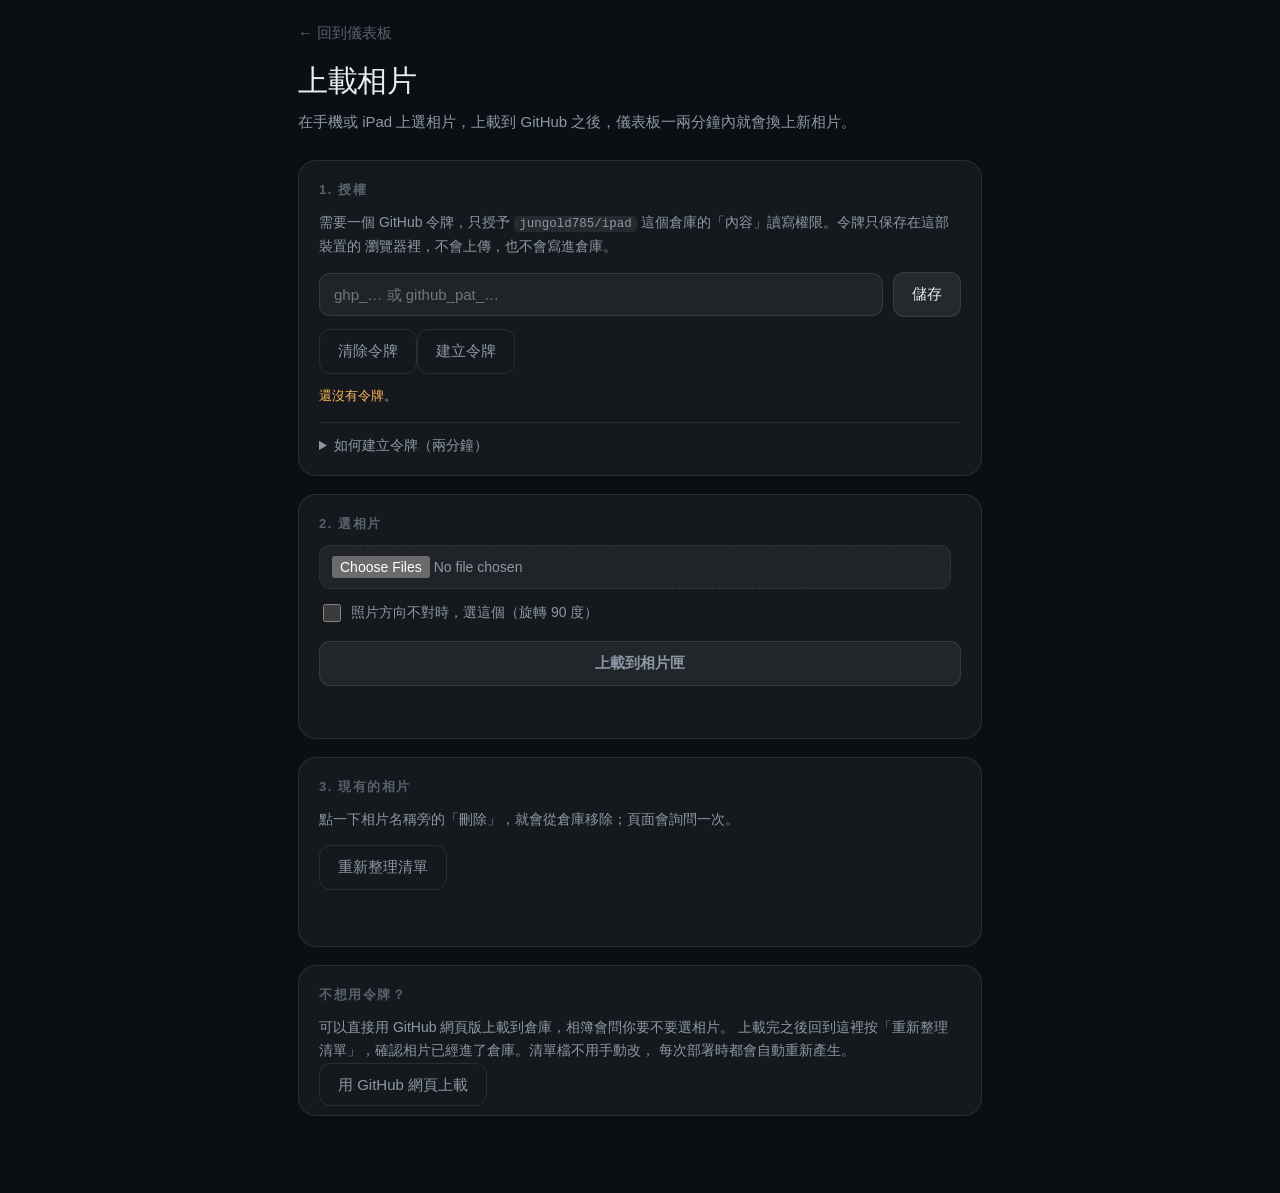
<file: docs/upload.html>
<!DOCTYPE html>
<html lang="zh-HK">
  <head>
    <meta charset="utf-8" />
    <title>上載相片 · Desk</title>
    <meta
      name="viewport"
      content="width=device-width, initial-scale=1, maximum-scale=1, user-scalable=no, viewport-fit=cover"
    />
    <meta name="apple-mobile-web-app-capable" content="yes" />
    <meta name="apple-mobile-web-app-status-bar-style" content="black-translucent" />
    <meta name="apple-mobile-web-app-title" content="上載相片" />
    <meta name="theme-color" content="#0b0f14" />
    <meta name="robots" content="noindex, nofollow" />
    <meta name="color-scheme" content="dark" />
    <link rel="apple-touch-icon" href="icons/icon-180.png" />
    <link rel="stylesheet" href="upload.css" />
  </head>
  <body>
    <main class="page">
      <header class="head">
        <a class="back" href="index.html">&larr; 回到儀表板</a>
        <h1>上載相片</h1>
        <p class="lead">在手機或 iPad 上選相片，上載到 GitHub 之後，儀表板一兩分鐘內就會換上新相片。</p>
      </header>

      <section class="card" id="token-card">
        <h2>1. 授權</h2>
        <p class="note" id="token-note">需要一個 GitHub 令牌，只授予
          <code>jungold785/ipad</code> 這個倉庫的「內容」讀寫權限。令牌只保存在這部裝置的
          瀏覽器裡，不會上傳，也不會寫進倉庫。</p>
        <div class="row">
          <input
            id="token"
            type="password"
            autocomplete="off"
            autocapitalize="off"
            autocorrect="off"
            spellcheck="false"
            placeholder="ghp_… 或 github_pat_…"
          />
          <button id="token-save" class="btn">儲存</button>
        </div>
        <div class="row">
          <button id="token-clear" class="btn ghost">清除令牌</button>
          <a class="btn ghost" href="https://github.com/settings/personal-access-tokens/new"
            target="_blank" rel="noopener">建立令牌</a>
        </div>
        <p class="status" id="token-status"></p>
        <details class="how">
          <summary>如何建立令牌（兩分鐘）</summary>
          <ol>
            <li>開啟 GitHub 的「細部個人存取權杖」頁面，命名 <code>ipad-photos</code>。</li>
            <li>Repository access 選 <code>Only select repositories</code>，勾選
              <code>jungold785/ipad</code>。</li>
            <li>Repository permissions 把 <code>Contents</code> 設成 <code>Read and write</code>。</li>
            <li>按 Generate token，複製那串以 <code>github_pat_</code> 開頭的字串。</li>
            <li>貼到上面的欄位並按「儲存」。</li>
          </ol>
          <p class="note">令牌只存在本機。想全部撤銷，到 GitHub 的
            Settings &rarr; Developer settings 刪除它即可。</p>
        </details>
      </section>

      <section class="card">
        <h2>2. 選相片</h2>
        <div class="row">
          <input id="files" type="file" accept="image/*" multiple />
        </div>
        <label class="check">
          <input id="rotate" type="checkbox" />
          <span>照片方向不對時，選這個（旋轉 90 度）</span>
        </label>
        <ul class="queue" id="queue"></ul>
        <button id="upload" class="btn primary" disabled>上載到相片匣</button>
        <p class="status" id="upload-status"></p>
      </section>

      <section class="card">
        <h2>3. 現有的相片</h2>
        <p class="note">點一下相片名稱旁的「刪除」，就會從倉庫移除；頁面會詢問一次。</p>
        <div class="row">
          <button id="files-refresh" class="btn ghost">重新整理清單</button>
        </div>
        <ul class="files" id="files-list"></ul>
        <p class="status" id="files-status"></p>
      </section>

      <section class="card">
        <h2>不想用令牌？</h2>
        <p class="note">可以直接用 GitHub 網頁版上載到倉庫，相簿會問你要不要選相片。
          上載完之後回到這裡按「重新整理清單」，確認相片已經進了倉庫。清單檔不用手動改，
          每次部署時都會自動重新產生。</p>
        <a class="btn ghost" href="https://github.com/jungold785/ipad/upload/main/docs/photos"
          target="_blank" rel="noopener">用 GitHub 網頁上載</a>
      </section>
    </main>

    <script src="upload.js"></script>
  </body>
</html>
</file>
<file: docs/upload.css>
/*
 * Styles for the standalone photo upload page.
 *
 * Browser target: Safari 12 (iPad Air 1, iOS 12.5.7).
 * No flexbox gap, no clamp(), no inset, no dvh. See AGENTS.md.
 */

:root {
  --bg: #0b0f14;
  --panel: rgba(255, 255, 255, 0.045);
  --line: rgba(255, 255, 255, 0.09);
  --fg: #e9eef4;
  --fg-dim: #8b98a6;
  --fg-faint: #57616e;
  --accent: #58c7ff;
  --good: #5ddc9a;
  --warn: #ffb45c;
  --radius: 18px;
}

* {
  box-sizing: border-box;
}

html,
body {
  margin: 0;
  padding: 0;
  background: var(--bg);
  color: var(--fg);
  font-family: -apple-system, BlinkMacSystemFont, "PingFang HK", "Helvetica Neue",
    Helvetica, Arial, sans-serif;
  -webkit-font-smoothing: antialiased;
  -webkit-text-size-adjust: 100%;
}

.page {
  max-width: 720px;
  margin: 0 auto;
  padding: 24px 18px 60px 18px;
}

.head {
  margin-bottom: 26px;
}

.back {
  display: inline-block;
  margin-bottom: 18px;
  color: var(--fg-faint);
  font-size: 15px;
  text-decoration: none;
}

h1 {
  margin: 0 0 8px 0;
  font-size: 30px;
  font-weight: 300;
  letter-spacing: -0.01em;
}

.lead {
  margin: 0;
  color: var(--fg-dim);
  font-size: 15px;
  line-height: 1.6;
}

.card {
  background: var(--panel);
  border: 1px solid var(--line);
  border-radius: var(--radius);
  padding: 20px;
  margin-bottom: 18px;
}

h2 {
  margin: 0 0 12px 0;
  font-size: 13px;
  font-weight: 600;
  letter-spacing: 0.12em;
  text-transform: uppercase;
  color: var(--fg-faint);
}

.note {
  margin: 0 0 14px 0;
  color: var(--fg-dim);
  font-size: 14px;
  line-height: 1.65;
}

code {
  padding: 1px 5px;
  background: rgba(255, 255, 255, 0.07);
  border-radius: 5px;
  font-family: ui-monospace, SFMono-Regular, Menlo, Consolas, monospace;
  font-size: 12.5px;
}

.row {
  display: flex;
  align-items: center;
  margin-bottom: 12px;
}

.row > input[type='password'],
.row > input[type='file'] {
  flex: 1 1 auto;
  min-width: 0;
  margin-right: 10px;
}

input[type='password'] {
  width: 100%;
  padding: 12px 14px;
  background: rgba(255, 255, 255, 0.05);
  border: 1px solid var(--line);
  border-radius: 11px;
  color: var(--fg);
  font-size: 15px;
  font-family: inherit;
}

input[type='password']:focus,
input[type='file']:focus {
  outline: none;
  border-color: var(--accent);
}

input[type='file'] {
  padding: 10px 12px;
  background: rgba(255, 255, 255, 0.05);
  border: 1px dashed var(--line);
  border-radius: 11px;
  color: var(--fg-dim);
  font-size: 14px;
  font-family: inherit;
}

.btn {
  flex: 0 0 auto;
  padding: 12px 18px;
  background: rgba(255, 255, 255, 0.07);
  border: 1px solid var(--line);
  border-radius: 11px;
  color: var(--fg);
  font-size: 15px;
  font-family: inherit;
  text-decoration: none;
  text-align: center;
}

.btn:active {
  background: rgba(255, 255, 255, 0.12);
}

.btn.primary {
  width: 100%;
  background: var(--accent);
  border-color: var(--accent);
  color: #04121b;
  font-weight: 600;
}

.btn.primary:disabled {
  background: rgba(255, 255, 255, 0.06);
  border-color: var(--line);
  color: var(--fg-dim);
}

.btn.ghost {
  background: transparent;
  color: var(--fg-dim);
}

.btn.tiny {
  padding: 6px 12px;
  font-size: 13px;
  margin-left: 12px;
}

.check {
  display: flex;
  align-items: center;
  margin-bottom: 14px;
  color: var(--fg-dim);
  font-size: 14px;
}

.check input {
  margin-right: 10px;
  width: 18px;
  height: 18px;
}

.queue,
.files {
  list-style: none;
  margin: 0 0 16px 0;
  padding: 0;
}

.queue li,
.files li {
  display: flex;
  align-items: center;
  padding: 10px 0;
  border-bottom: 1px solid var(--line);
  font-size: 14px;
}

.queue li:last-child,
.files li:last-child {
  border-bottom: 0;
}

.queue-name,
.file-name {
  flex: 1 1 auto;
  min-width: 0;
  overflow: hidden;
  text-overflow: ellipsis;
  white-space: nowrap;
}

.queue-size,
.file-size {
  flex: 0 0 auto;
  margin-left: 12px;
  color: var(--fg-faint);
  font-size: 12px;
  font-variant-numeric: tabular-nums;
}

.status {
  margin: 12px 0 0 0;
  min-height: 20px;
  color: var(--fg-faint);
  font-size: 13px;
  line-height: 1.5;
}

.status.ok {
  color: var(--good);
}

.status.warn {
  color: var(--warn);
}

.how {
  margin-top: 16px;
  border-top: 1px solid var(--line);
  padding-top: 14px;
}

.how summary {
  color: var(--fg-dim);
  font-size: 14px;
  cursor: pointer;
}

.how ol {
  margin: 12px 0 0 0;
  padding-left: 22px;
  color: var(--fg-dim);
  font-size: 14px;
  line-height: 1.7;
}

.how li {
  margin-bottom: 6px;
}
</file>
